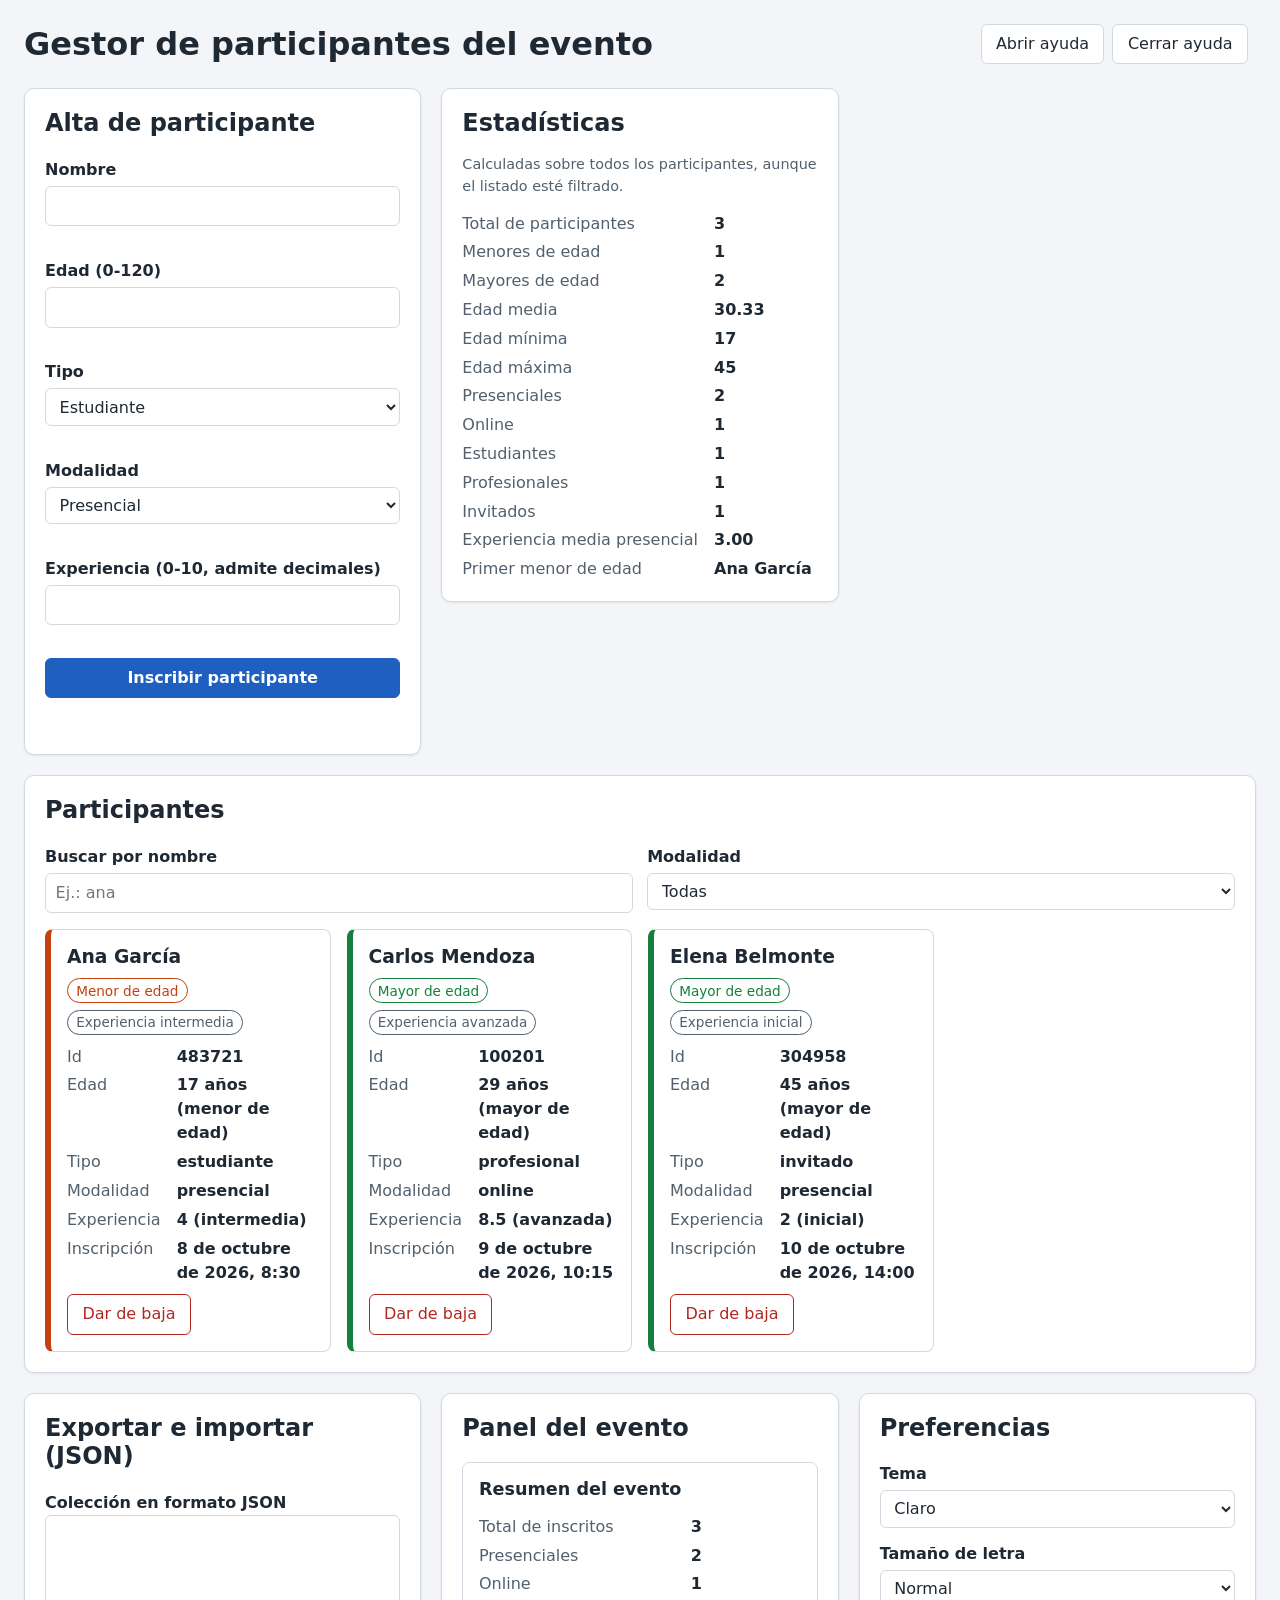
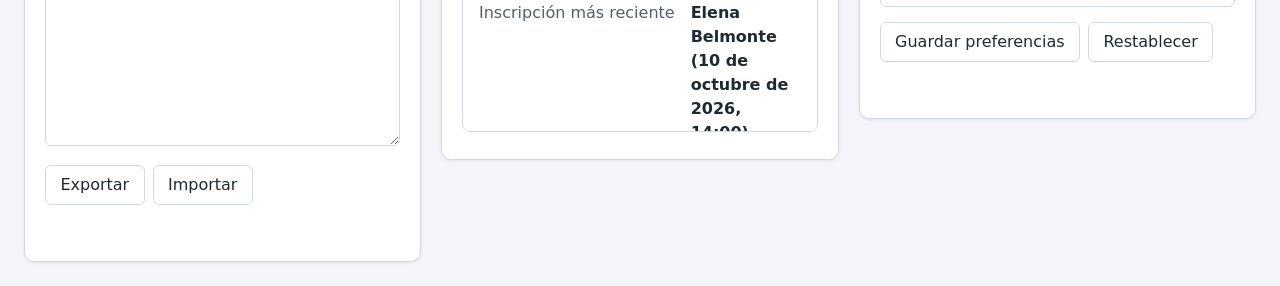
<file: index.html>
<!doctype html>
<html lang="es">
<head>
  <meta charset="utf-8">
  <link rel="icon" href="data:,">
  <meta name="viewport" content="width=device-width, initial-scale=1">
  <title>Gestor de participantes del evento</title>
  <link rel="stylesheet" href="css/estilos.css">
  <!-- defer: se descargan en paralelo y se ejecutan en este orden cuando el DOM ya está construido -->
  <script src="js/logica.js" defer></script>
  <script src="js/cookies.js" defer></script>
  <script src="js/preferencias.js" defer></script>
  <script src="js/app.js" defer></script>
</head>
<body>
  <header class="cabecera">
    <h1>Gestor de participantes del evento</h1>
    <nav class="acciones-ayuda" aria-label="Ayuda">
      <button id="btn-ayuda" type="button">Abrir ayuda</button>
      <button id="btn-cerrar-ayuda" type="button">Cerrar ayuda</button>
      <p id="msg-ayuda" class="mensaje" role="status" aria-live="polite"></p>
    </nav>
  </header>

  <main class="rejilla">
    <section class="caja" aria-labelledby="titulo-alta">
      <h2 id="titulo-alta">Alta de participante</h2>
      <form id="form-alta" novalidate>
        <div class="campo">
          <label for="nombre">Nombre</label>
          <input id="nombre" name="nombre" type="text" autocomplete="name" maxlength="80">
          <span class="error-campo" data-error-de="nombre"></span>
        </div>

        <div class="campo">
          <label for="edad">Edad (0-120)</label>
          <input id="edad" name="edad" type="text" inputmode="numeric">
          <span class="error-campo" data-error-de="edad"></span>
        </div>

        <div class="campo">
          <label for="tipo">Tipo</label>
          <select id="tipo" name="tipo">
            <option value="estudiante">Estudiante</option>
            <option value="profesional">Profesional</option>
            <option value="invitado">Invitado</option>
          </select>
          <span class="error-campo" data-error-de="tipo"></span>
        </div>

        <div class="campo">
          <label for="modalidad">Modalidad</label>
          <select id="modalidad" name="modalidad">
            <option value="presencial">Presencial</option>
            <option value="online">Online</option>
          </select>
          <span class="error-campo" data-error-de="modalidad"></span>
        </div>

        <div class="campo">
          <label for="experiencia">Experiencia (0-10, admite decimales)</label>
          <input id="experiencia" name="experiencia" type="text" inputmode="decimal">
          <span class="error-campo" data-error-de="experiencia"></span>
        </div>

        <button type="submit" class="principal">Inscribir participante</button>
      </form>
      <div id="resumen-errores" class="resumen-errores oculto" role="alert"></div>
      <p id="msg-alta" class="mensaje" role="status" aria-live="polite"></p>
    </section>

    <section class="caja" aria-labelledby="titulo-estadisticas">
      <h2 id="titulo-estadisticas">Estadísticas</h2>
      <p class="nota">Calculadas sobre todos los participantes, aunque el listado esté filtrado.</p>
      <dl id="panel-estadisticas" class="lista-datos"></dl>
    </section>

    <section class="caja ancha" aria-labelledby="titulo-listado">
      <h2 id="titulo-listado">Participantes</h2>
      <div class="filtros">
        <div class="campo">
          <label for="busqueda-nombre">Buscar por nombre</label>
          <input id="busqueda-nombre" type="search" placeholder="Ej.: ana">
        </div>
        <div class="campo">
          <label for="filtro-modalidad">Modalidad</label>
          <select id="filtro-modalidad">
            <option value="todas">Todas</option>
            <option value="presencial">Presencial</option>
            <option value="online">Online</option>
          </select>
        </div>
      </div>
      <p id="msg-listado" class="aviso oculto" role="status"></p>
      <div id="contenedor-tarjetas" class="tarjetas"></div>
    </section>

    <section class="caja" aria-labelledby="titulo-json">
      <h2 id="titulo-json">Exportar e importar (JSON)</h2>
      <label for="json-area">Colección en formato JSON</label>
      <textarea id="json-area" rows="10" spellcheck="false"></textarea>
      <div class="botones">
        <button id="btn-exportar" type="button">Exportar</button>
        <button id="btn-importar" type="button">Importar</button>
      </div>
      <p id="msg-json" class="mensaje" role="status" aria-live="polite"></p>
    </section>

    <section class="caja" aria-labelledby="titulo-panel">
      <h2 id="titulo-panel">Panel del evento</h2>
      <iframe id="iframe-panel" src="panel.html" title="Panel resumen del evento: total de inscritos, modalidades y última inscripción"></iframe>
    </section>

    <section class="caja" aria-labelledby="titulo-preferencias">
      <h2 id="titulo-preferencias">Preferencias</h2>
      <form id="form-preferencias">
        <div class="campo">
          <label for="select-tema">Tema</label>
          <select id="select-tema">
            <option value="claro">Claro</option>
            <option value="oscuro">Oscuro</option>
          </select>
        </div>
        <div class="campo">
          <label for="select-tamano">Tamaño de letra</label>
          <select id="select-tamano">
            <option value="normal">Normal</option>
            <option value="grande">Grande</option>
          </select>
        </div>
        <div class="botones">
          <button type="submit">Guardar preferencias</button>
          <button id="btn-restablecer" type="button">Restablecer</button>
        </div>
      </form>
      <p id="msg-preferencias" class="mensaje" role="status" aria-live="polite"></p>
    </section>
  </main>
</body>
</html>
</file>
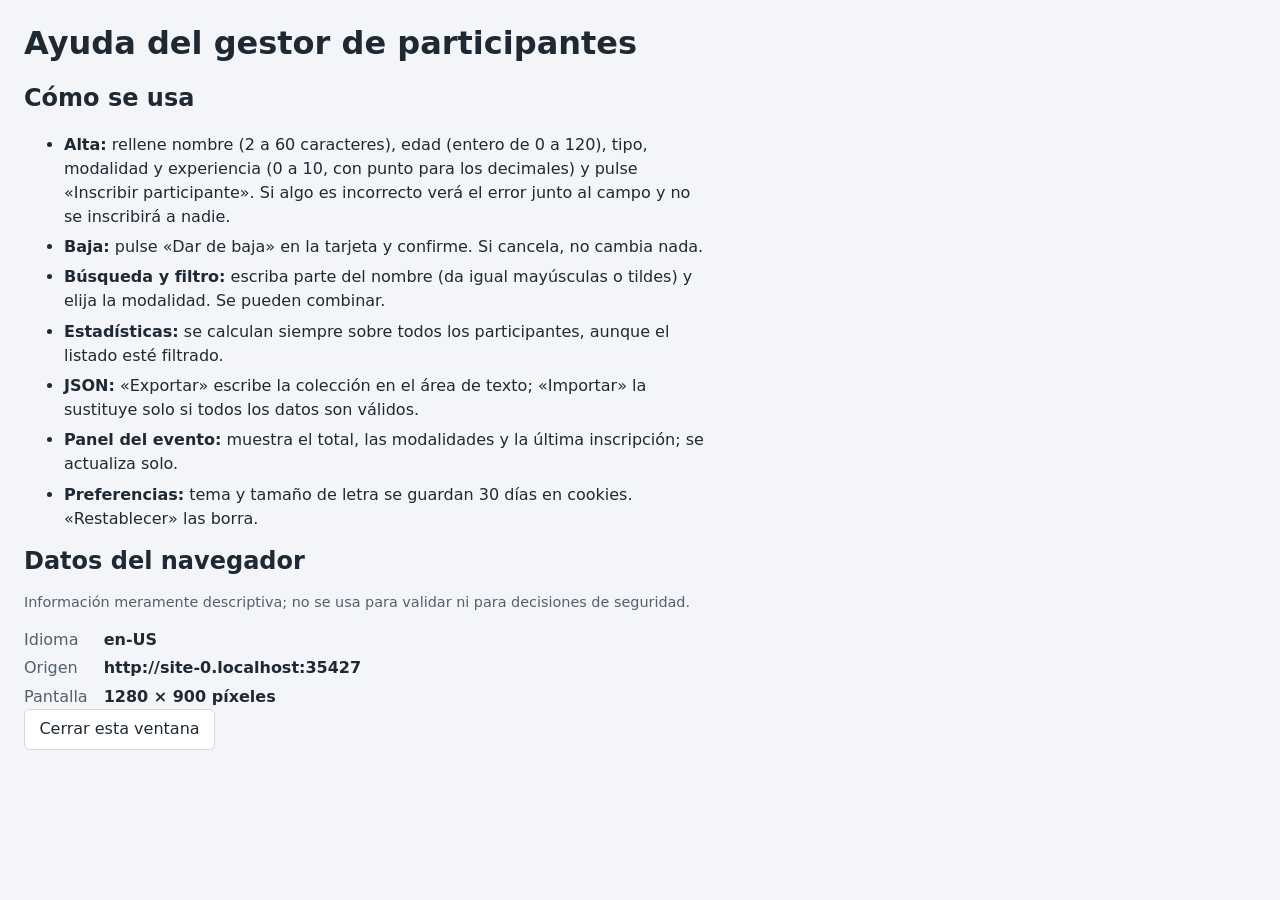
<file: ayuda.html>
<!doctype html>
<html lang="es">
<head>
  <meta charset="utf-8">
  <link rel="icon" href="data:,">
  <meta name="viewport" content="width=device-width, initial-scale=1">
  <title>Ayuda del gestor de participantes</title>
  <link rel="stylesheet" href="css/estilos.css">
  <script src="js/ayuda.js" defer></script>
</head>
<body class="pagina-ayuda">
  <h1>Ayuda del gestor de participantes</h1>

  <section>
    <h2>Cómo se usa</h2>
    <ul>
      <li><strong>Alta:</strong> rellene nombre (2 a 60 caracteres), edad (entero de 0 a 120), tipo, modalidad y experiencia (0 a 10, con punto para los decimales) y pulse «Inscribir participante». Si algo es incorrecto verá el error junto al campo y no se inscribirá a nadie.</li>
      <li><strong>Baja:</strong> pulse «Dar de baja» en la tarjeta y confirme. Si cancela, no cambia nada.</li>
      <li><strong>Búsqueda y filtro:</strong> escriba parte del nombre (da igual mayúsculas o tildes) y elija la modalidad. Se pueden combinar.</li>
      <li><strong>Estadísticas:</strong> se calculan siempre sobre todos los participantes, aunque el listado esté filtrado.</li>
      <li><strong>JSON:</strong> «Exportar» escribe la colección en el área de texto; «Importar» la sustituye solo si todos los datos son válidos.</li>
      <li><strong>Panel del evento:</strong> muestra el total, las modalidades y la última inscripción; se actualiza solo.</li>
      <li><strong>Preferencias:</strong> tema y tamaño de letra se guardan 30 días en cookies. «Restablecer» las borra.</li>
    </ul>
  </section>

  <section>
    <h2>Datos del navegador</h2>
    <p class="nota">Información meramente descriptiva; no se usa para validar ni para decisiones de seguridad.</p>
    <dl class="lista-datos">
      <dt>Idioma</dt><dd id="dato-idioma">—</dd>
      <dt>Origen</dt><dd id="dato-origen">—</dd>
      <dt>Pantalla</dt><dd id="dato-pantalla">—</dd>
    </dl>
  </section>

  <button id="btn-cerrar" type="button">Cerrar esta ventana</button>
</body>
</html>
</file>
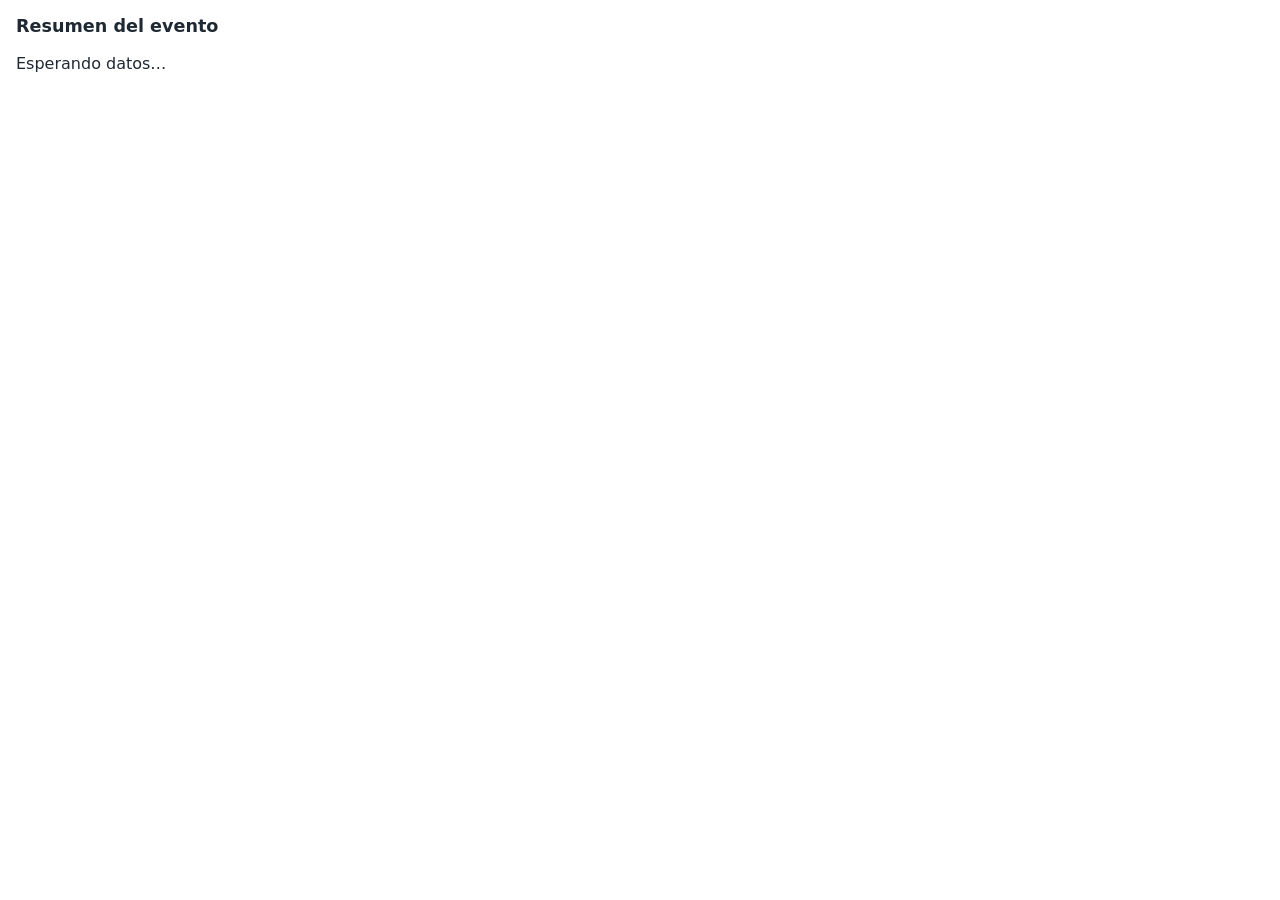
<file: panel.html>
<!doctype html>
<html lang="es">
<head>
  <meta charset="utf-8">
  <link rel="icon" href="data:,">
  <title>Panel resumen del evento</title>
  <link rel="stylesheet" href="css/estilos.css">
  <script src="js/panel.js" defer></script>
</head>
<body class="panel-iframe">
  <h2>Resumen del evento</h2>
  <div id="contenido-panel" aria-live="polite">Esperando datos…</div>
</body>
</html>
</file>
<file: css/estilos.css>
/* ---------- Variables de tema ---------- */
:root {
  --fondo: #f3f5f8;
  --superficie: #ffffff;
  --texto: #1f2933;
  --texto-suave: #52606d;
  --borde: #d3d9e0;
  --acento: #1f5fbf;
  --acento-texto: #ffffff;
  --error: #b3261e;
  --exito: #1e7a3c;
  --info: #1f5fbf;
  --menor: #c2410c;
  --mayor: #15803d;
  --sombra: 0 1px 3px rgba(0, 0, 0, 0.08);
}

body.oscuro {
  --fondo: #15181d;
  --superficie: #1f242b;
  --texto: #e6e9ee;
  --texto-suave: #a7b0bc;
  --borde: #39414c;
  --acento: #6ea2f2;
  --acento-texto: #0d1117;
  --error: #ff8a80;
  --exito: #7ddc9a;
  --info: #9cc2ff;
  --menor: #fb923c;
  --mayor: #4ade80;
  --sombra: none;
}

/* ---------- Base ---------- */
* {
  box-sizing: border-box;
}

body {
  margin: 0;
  padding: 1.5rem;
  font-family: system-ui, -apple-system, "Segoe UI", Roboto, Arial, sans-serif;
  font-size: 1rem;
  line-height: 1.5;
  background: var(--fondo);
  color: var(--texto);
}

body.grande {
  font-size: 1.25rem;
}

h1, h2, h3 {
  line-height: 1.2;
  margin-top: 0;
}

label {
  font-weight: 600;
}

input, select, textarea, button {
  font: inherit;
  color: inherit;
}

input, select, textarea {
  width: 100%;
  padding: 0.45em 0.6em;
  border: 1px solid var(--borde);
  border-radius: 6px;
  background: var(--superficie);
}

textarea {
  font-family: ui-monospace, Consolas, monospace;
  font-size: 0.9em;
  resize: vertical;
}

input:focus-visible, select:focus-visible, textarea:focus-visible, button:focus-visible {
  outline: 3px solid var(--acento);
  outline-offset: 2px;
}

[aria-invalid="true"] {
  border-color: var(--error);
  border-width: 2px;
}

button {
  padding: 0.45em 0.9em;
  border: 1px solid var(--borde);
  border-radius: 6px;
  background: var(--superficie);
  cursor: pointer;
}

button:hover {
  border-color: var(--acento);
}

button.principal {
  background: var(--acento);
  border-color: var(--acento);
  color: var(--acento-texto);
  font-weight: 600;
}

button.peligro {
  color: var(--error);
  border-color: var(--error);
}

/* ---------- Disposición ---------- */
.cabecera {
  display: flex;
  flex-wrap: wrap;
  align-items: center;
  justify-content: space-between;
  gap: 1rem;
  margin-bottom: 1.5rem;
}

.cabecera h1 {
  margin: 0;
}

.acciones-ayuda {
  display: flex;
  flex-wrap: wrap;
  align-items: center;
  gap: 0.5rem;
}

.acciones-ayuda .mensaje {
  margin: 0;
}

.rejilla {
  display: grid;
  grid-template-columns: repeat(auto-fit, minmax(320px, 1fr));
  gap: 1.25rem;
  align-items: start;
}

.caja {
  background: var(--superficie);
  border: 1px solid var(--borde);
  border-radius: 10px;
  padding: 1.25rem;
  box-shadow: var(--sombra);
}

.caja.ancha {
  grid-column: 1 / -1;
}

form {
  display: grid;
  gap: 0.9rem;
}

.campo {
  display: flex;
  flex-direction: column;
  gap: 0.25rem;
}

.filtros {
  display: grid;
  grid-template-columns: repeat(auto-fit, minmax(200px, 1fr));
  gap: 0.9rem;
  margin-bottom: 1rem;
}

.botones {
  display: flex;
  flex-wrap: wrap;
  gap: 0.5rem;
  margin-top: 0.75rem;
}

form .botones {
  margin-top: 0;
}

/* ---------- Mensajes ---------- */
.error-campo {
  color: var(--error);
  font-size: 0.9em;
  min-height: 1em;
}

.resumen-errores {
  margin-top: 1rem;
  padding: 0.75rem 1rem;
  border: 2px solid var(--error);
  border-radius: 6px;
  color: var(--error);
}

.resumen-errores p {
  margin: 0;
  font-weight: 600;
}

.resumen-errores ul {
  margin: 0.4rem 0 0;
}

.mensaje {
  margin: 0.75rem 0 0;
  min-height: 1.5em;
}

.mensaje.exito { color: var(--exito); }
.mensaje.error { color: var(--error); font-weight: 600; }
.mensaje.info  { color: var(--info); }

.aviso {
  padding: 0.75rem 1rem;
  border: 1px dashed var(--borde);
  border-radius: 6px;
  color: var(--texto-suave);
}

.nota {
  margin-top: -0.25rem;
  color: var(--texto-suave);
  font-size: 0.9em;
}

.oculto {
  display: none;
}

/* ---------- Listas de datos (estadísticas, tarjetas, panel) ---------- */
.lista-datos {
  display: grid;
  grid-template-columns: max-content 1fr;
  gap: 0.3rem 1rem;
  margin: 0;
}

.lista-datos dt {
  color: var(--texto-suave);
}

.lista-datos dd {
  margin: 0;
  font-weight: 600;
}

/* ---------- Tarjetas ---------- */
.tarjetas {
  display: grid;
  grid-template-columns: repeat(auto-fill, minmax(280px, 1fr));
  gap: 1rem;
}

.tarjeta-participante {
  display: flex;
  flex-direction: column;
  gap: 0.6rem;
  padding: 1rem;
  border: 1px solid var(--borde);
  border-left-width: 6px;
  border-radius: 8px;
}

.tarjeta-participante.menor-edad { border-left-color: var(--menor); }
.tarjeta-participante.mayor-edad { border-left-color: var(--mayor); }

.tarjeta-participante h3 {
  margin: 0;
}

.tarjeta-participante button {
  align-self: flex-start;
}

.etiquetas {
  display: flex;
  flex-wrap: wrap;
  gap: 0.4rem;
  margin: 0;
}

.etiqueta {
  padding: 0.1em 0.6em;
  border: 1px solid currentColor;
  border-radius: 999px;
  font-size: 0.85em;
}

.etiqueta-menor { color: var(--menor); }
.etiqueta-mayor { color: var(--mayor); }
.etiqueta-inicial, .etiqueta-intermedia, .etiqueta-avanzada { color: var(--texto-suave); }

/* ---------- Iframe y panel ---------- */
iframe {
  width: 100%;
  height: 270px;
  border: 1px solid var(--borde);
  border-radius: 8px;
  background: #ffffff;
}

body.panel-iframe {
  padding: 1rem;
  background: #ffffff;
  color: #1f2933;
}

body.panel-iframe h2 {
  font-size: 1.1rem;
}

.sin-datos {
  font-weight: 600;
  color: #52606d;
}

/* ---------- Página de ayuda ---------- */
body.pagina-ayuda {
  max-width: 46rem;
}

body.pagina-ayuda li {
  margin-bottom: 0.4rem;
}
</file>
